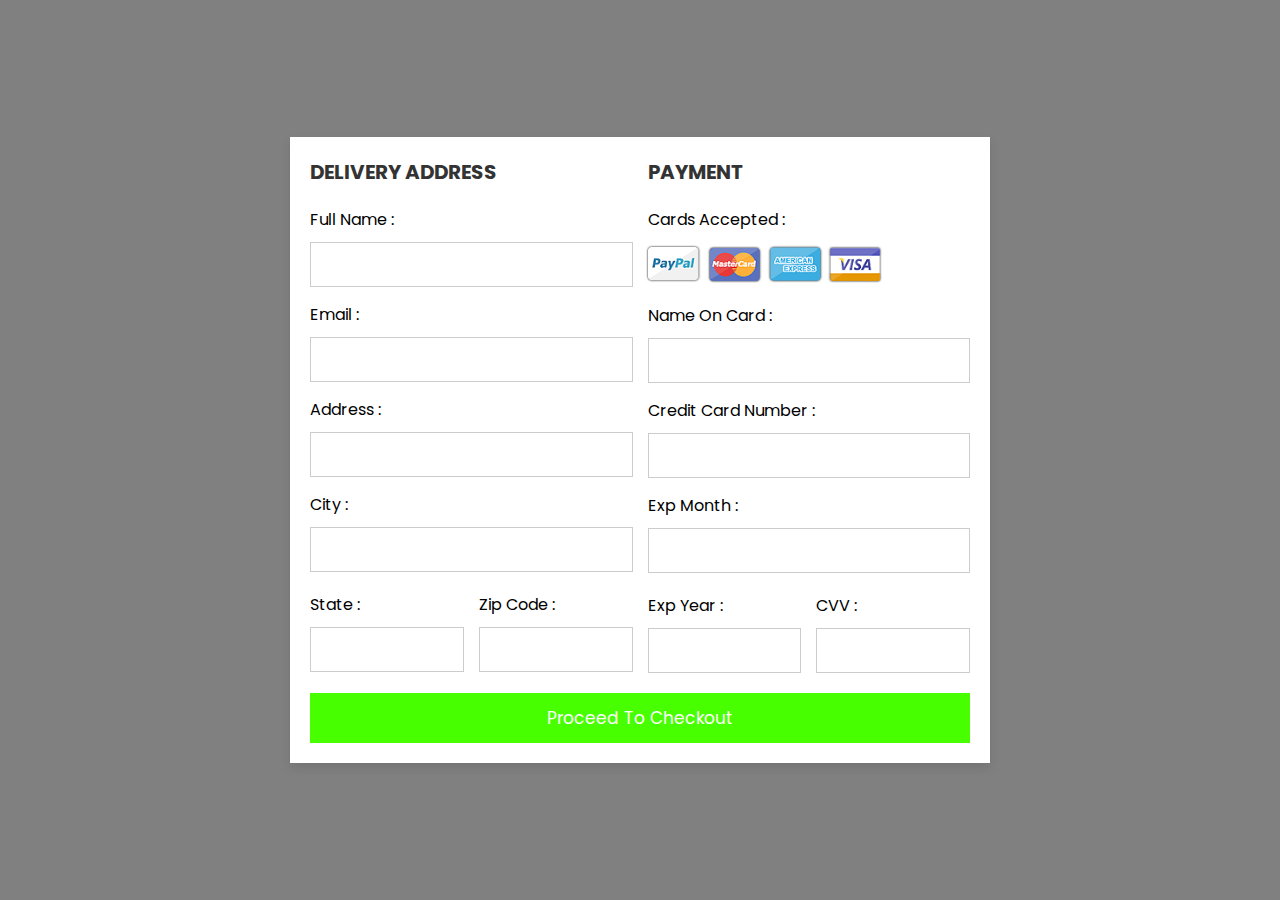
<file: smallbasket/payment gateway/payment.html>
<!DOCTYPE html>
<html lang="en">
<head>
    <meta charset="UTF-8">
    <meta http-equiv="X-UA-Compatible" content="IE=edge">
    <meta name="viewport" content="width=device-width, initial-scale=1.0">
    <title>Payment</title>

    <!-- custom css file link  -->
    <link rel="stylesheet" href="payment.css">

</head>
<body>

<div class="container">

    <form action="">

        <div class="row">

            <div class="col">

                <h3 class="title">Delivery address</h3>

                <div class="inputBox">
                    <span>full name :</span>
                    <input type="text" placeholder="">
                </div>
                <div class="inputBox">
                    <span>email :</span>
                    <input type="email" placeholder="">
                </div>
                <div class="inputBox">
                    <span>address :</span>
                    <input type="text" placeholder="">
                </div>
                <div class="inputBox">
                    <span>city :</span>
                    <input type="text" placeholder="">
                </div>

                <div class="flex">
                    <div class="inputBox">
                        <span>state :</span>
                        <input type="text" placeholder="">
                    </div>
                    <div class="inputBox">
                        <span>zip code :</span>
                        <input type="text" placeholder="">
                    </div>
                </div>

            </div>

            <div class="col">

                <h3 class="title">payment</h3>

                <div class="inputBox">
                    <span>cards accepted :</span>
                    <img src="images/card_img.png" alt="">
                </div>
                <div class="inputBox">
                    <span>name on card :</span>
                    <input type="text" placeholder="">
                </div>
                <div class="inputBox">
                    <span>credit card number :</span>
                    <input type="number" placeholder="">
                </div>
                <div class="inputBox">
                    <span>exp month :</span>
                    <input type="text" placeholder="">
                </div>

                <div class="flex">
                    <div class="inputBox">
                        <span>exp year :</span>
                        <input type="number" placeholder="">
                    </div>
                    <div class="inputBox">
                        <span>CVV :</span>
                        <input type="text" placeholder="">
                    </div>
                </div>

            </div>

        </div>

        <input type="submit" value="proceed to checkout" class="submit-btn">

    </form>

</div>

</body>
</html>
</file>
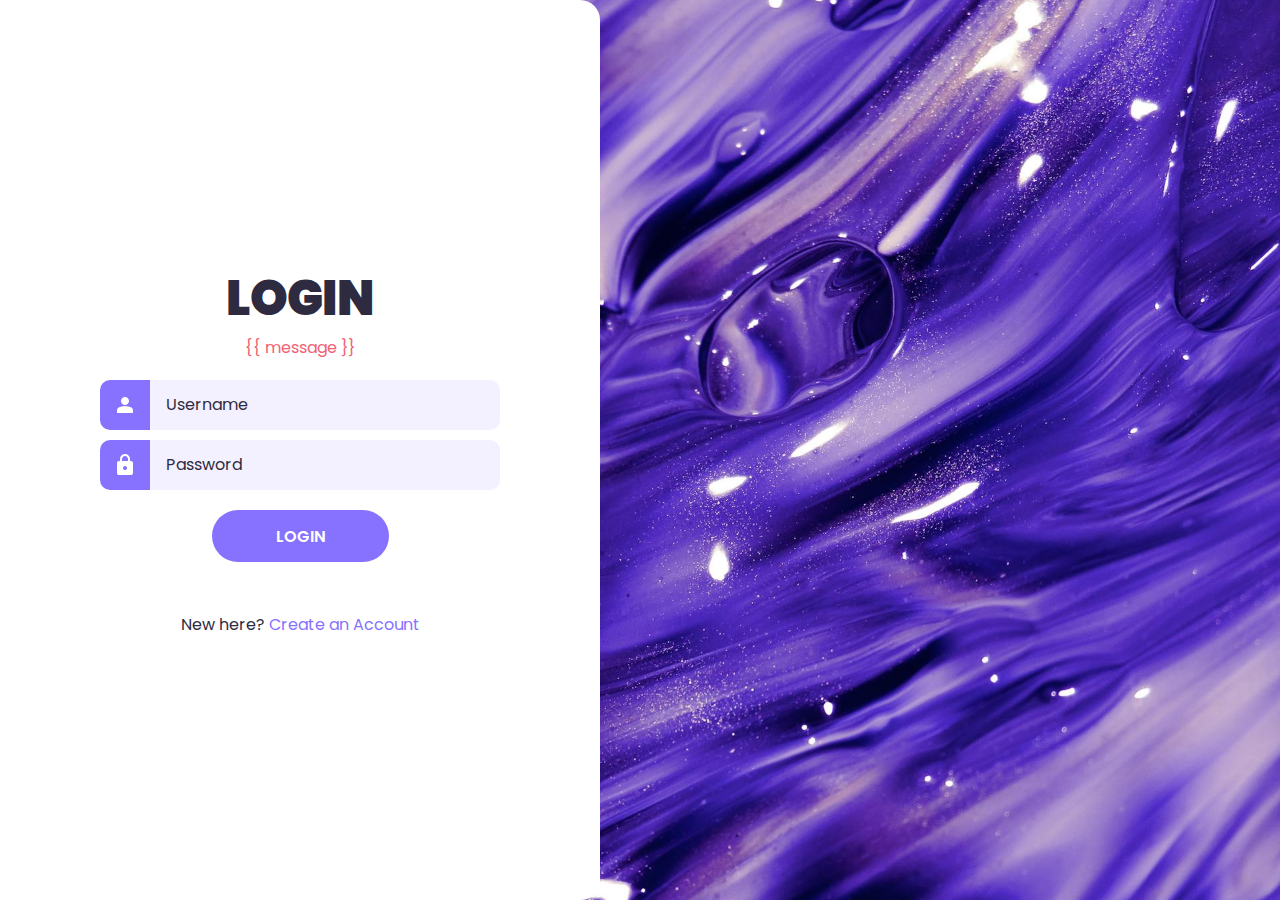
<file: smallbasket/signup css/login.html>
<!DOCTYPE html>
<html lang="en">
<head>
  <meta charset="UTF-8">
  <meta name="viewport" content="width=device-width, initial-scale=1.0">
  <title>Login</title>
  <link rel="stylesheet" href="style.css">
  <script type="text/javascript" src="validation.js" defer></script>
</head>
<body>
  <div class="wrapper">
    <h1>Login</h1>
    <p id="error-message">{{ message }}</p>
    <form id="form" method="POST" action="/login">  <!-- POST form data to /login -->
      <div>
        <label for="firstname-input">
          <svg xmlns="http://www.w3.org/2000/svg" height="24" viewBox="0 -960 960 960" width="24"><path d="M480-480q-66 0-113-47t-47-113q0-66 47-113t113-47q66 0 113 47t47 113q0 66-47 113t-113 47ZM160-160v-112q0-34 17.5-62.5T224-378q62-31 126-46.5T480-440q66 0 130 15.5T736-378q29 15 46.5 43.5T800-272v112H160Z"/></svg>
        </label>
        <input type="text" name="firstname" id="firstname-input" placeholder="Username" required>
      </div>
      <div>
        <label for="password-input">
          <svg xmlns="http://www.w3.org/2000/svg" height="24" viewBox="0 -960 960 960" width="24"><path d="M240-80q-33 0-56.5-23.5T160-160v-400q0-33 23.5-56.5T240-640h40v-80q0-83 58.5-141.5T480-920q83 0 141.5 58.5T680-720v80h40q33 0 56.5 23.5T800-560v400q0 33-23.5 56.5T720-80H240Zm240-200q33 0 56.5-23.5T560-360q0-33-23.5-56.5T480-440q-33 0-56.5 23.5T400-360q0 33 23.5 56.5T480-280ZM360-640h240v-80q0-50-35-85t-85-35q-50 0-85 35t-35 85v80Z"/></svg>
        </label>
        <input type="password" name="password" id="password-input" placeholder="Password" required>
      </div>
      <button type="submit">Login</button>
    </form>
    <p>New here? <a href="signup.html">Create an Account</a></p>
  </div>
</body>
</html>
</file>
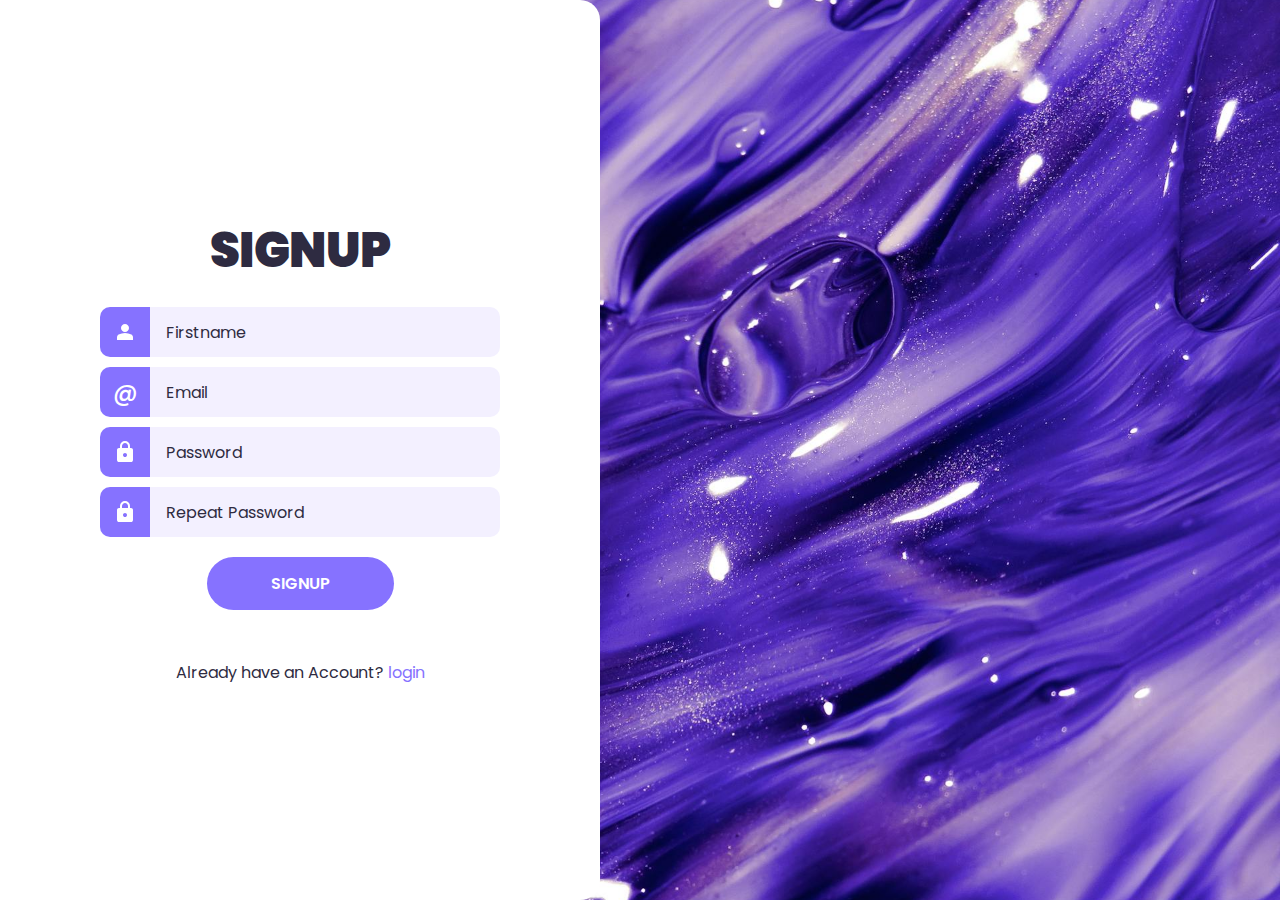
<file: smallbasket/signup css/signup.html>
<!DOCTYPE html>
<html lang="en">
<head>
  <meta charset="UTF-8">
  <meta name="viewport" content="width=device-width, initial-scale=1.0">
  <title>Signup</title>
  <link rel="stylesheet" href="style.css">
  <script type="text/javascript" src="validation.js" defer></script>
</head>
<body>
  <div class="wrapper">
    <h1>Signup</h1>
    <p id="error-message"></p>
    <form id="form">
      <div>
        <label for="firstname-input">
          <svg xmlns="http://www.w3.org/2000/svg" height="24" viewBox="0 -960 960 960" width="24"><path d="M480-480q-66 0-113-47t-47-113q0-66 47-113t113-47q66 0 113 47t47 113q0 66-47 113t-113 47ZM160-160v-112q0-34 17.5-62.5T224-378q62-31 126-46.5T480-440q66 0 130 15.5T736-378q29 15 46.5 43.5T800-272v112H160Z"/></svg>
        </label>
        <input type="text" name="firstname" id="firstname-input" placeholder="Firstname">
      </div>
      <div>
        <label for="email-input">
          <span>@</span>
        </label>
        <input type="email" name="email" id="email-input" placeholder="Email">
      </div>
      <div>
        <label for="password-input">
          <svg xmlns="http://www.w3.org/2000/svg" height="24" viewBox="0 -960 960 960" width="24"><path d="M240-80q-33 0-56.5-23.5T160-160v-400q0-33 23.5-56.5T240-640h40v-80q0-83 58.5-141.5T480-920q83 0 141.5 58.5T680-720v80h40q33 0 56.5 23.5T800-560v400q0 33-23.5 56.5T720-80H240Zm240-200q33 0 56.5-23.5T560-360q0-33-23.5-56.5T480-440q-33 0-56.5 23.5T400-360q0 33 23.5 56.5T480-280ZM360-640h240v-80q0-50-35-85t-85-35q-50 0-85 35t-35 85v80Z"/></svg>
        </label>
        <input type="password" name="password" id="password-input" placeholder="Password">
      </div>
      <div>
        <label for="repeat-password-input">
          <svg xmlns="http://www.w3.org/2000/svg" height="24" viewBox="0 -960 960 960" width="24"><path d="M240-80q-33 0-56.5-23.5T160-160v-400q0-33 23.5-56.5T240-640h40v-80q0-83 58.5-141.5T480-920q83 0 141.5 58.5T680-720v80h40q33 0 56.5 23.5T800-560v400q0 33-23.5 56.5T720-80H240Zm240-200q33 0 56.5-23.5T560-360q0-33-23.5-56.5T480-440q-33 0-56.5 23.5T400-360q0 33 23.5 56.5T480-280ZM360-640h240v-80q0-50-35-85t-85-35q-50 0-85 35t-35 85v80Z"/></svg>
        </label>
        <input type="password" name="repeat-password" id="repeat-password-input" placeholder="Repeat Password">
      </div>
      <button type="submit">Signup</button>
    </form>
    <p>Already have an Account? <a href="login.html">login</a> </p>
  </div>
</body>
</html>
</file>
<file: smallbasket/payment gateway/payment.css>
@import url('https://fonts.googleapis.com/css2?family=Poppins:wght@100;300;400;500;600&display=swap');

*{
  font-family: 'Poppins', sans-serif;
  margin:0; padding:0;
  box-sizing: border-box;
  outline: none; border:none;
  text-transform: capitalize;
  transition: all .2s linear;
}

.container{
  display: flex;
  justify-content: center;
  align-items: center;
  padding:25px;
  min-height: 100vh;
  background: rgb(128,128,128);
}

.container form{
  padding:20px;
  width:700px;
  background: #fff;
  box-shadow: 0 5px 10px rgba(0,0,0,.1);
}

.container form .row{
  display: flex;
  flex-wrap: wrap;
  gap:15px;
}

.container form .row .col{
  flex:1 1 250px;
}

.container form .row .col .title{
  font-size: 20px;
  color:#333;
  padding-bottom: 5px;
  text-transform: uppercase;
}

.container form .row .col .inputBox{
  margin:15px 0;
}

.container form .row .col .inputBox span{
  margin-bottom: 10px;
  display: block;
}

.container form .row .col .inputBox input{
  width: 100%;
  border:1px solid #ccc;
  padding:10px 15px;
  font-size: 15px;
  text-transform: none;
}

.container form .row .col .inputBox input:focus{
  border:1px solid #000;
}

.container form .row .col .flex{
  display: flex;
  gap:15px;
}

.container form .row .col .flex .inputBox{
  margin-top: 5px;
}

.container form .row .col .inputBox img{
  height: 34px;
  margin-top: 5px;
  filter: drop-shadow(0 0 1px #000);
}

.container form .submit-btn{
  width: 100%;
  padding:12px;
  font-size: 17px;
  background: #48ff00;
  color:#fff;
  margin-top: 5px;
  cursor: pointer;
}

.container form .submit-btn:hover{
  background: #48ff00;
}
</file>
<file: smallbasket/signup css/style.css>
@import url('https://fonts.googleapis.com/css2?family=Poppins:ital,wght@0,100;0,200;0,300;0,400;0,500;0,600;0,700;0,800;0,900;1,100;1,200;1,300;1,400;1,500;1,600;1,700;1,800;1,900&display=swap');
:root{
  --accent-color: #8672FF;
  --base-color: white;
  --text-color: #2E2B41;
  --input-color: #F3F0FF;
}
*{
  margin: 0;
  padding: 0;
}
html{
  font-family: Poppins, Segoe UI, sans-serif;
  font-size: 12pt;
  color: var(--text-color);
  text-align: center;
}
body{
  min-height: 100vh;
  background-image: url(background.jpg);
  background-size: cover;
  background-position: right;
  overflow: hidden;
}
.wrapper{
  box-sizing: border-box;
  background-color: var(--base-color);
  height: 100vh;
  width: max(40%, 600px);
  padding: 10px;
  border-radius: 0 20px 20px 0;
  display: flex;
  flex-direction: column;
  align-items: center;
  justify-content: center;
}
h1{
  font-size: 3rem;
  font-weight: 900;
  text-transform: uppercase;
}
form{
  width: min(400px, 100%);
  margin-top: 20px;
  margin-bottom: 50px;
  display: flex;
  flex-direction: column;
  align-items: center;
  gap: 10px;
}
form > div{
  width: 100%;
  display: flex;
  justify-content: center;
}
form label{
  flex-shrink: 0;
  height: 50px;
  width: 50px;
  background-color: var(--accent-color);
  fill: var(--base-color);
  color: var(--base-color);
  border-radius: 10px 0 0 10px;
  display: flex;
  justify-content: center;
  align-items: center;
  font-size: 1.5rem;
  font-weight: 500;
}
form input{
  box-sizing: border-box;
  flex-grow: 1;
  min-width: 0;
  height: 50px;
  padding: 1em;
  font: inherit;
  border-radius: 0 10px 10px 0;
  border: 2px solid var(--input-color);
  border-left: none;
  background-color: var(--input-color);
  transition: 150ms ease;
}
form input:hover{
  border-color: var(--accent-color);
}
form input:focus{
  outline: none;
  border-color: var(--text-color);
}
div:has(input:focus) > label{
  background-color: var(--text-color);
}
form input::placeholder{
  color: var(--text-color);
}
form button{
  margin-top: 10px;
  border: none;
  border-radius: 1000px;
  padding: .85em 4em;
  background-color: var(--accent-color);
  color: var(--base-color);
  font: inherit;
  font-weight: 600;
  text-transform: uppercase;
  cursor: pointer;
  transition: 150ms ease;
}
form button:hover{
  background-color: var(--text-color);
}
form button:focus{
  outline: none;
  background-color: var(--text-color);
}
a{
  text-decoration: none;
  color: var(--accent-color);
}
a:hover{
  text-decoration: underline;
}
@media(max-width: 1100px){
  .wrapper{
    width: min(600px, 100%);
    border-radius: 0;
  }
}
form div.incorrect label{
  background-color: #f06272;
}
form div.incorrect input{
  border-color: #f06272;
}
#error-message{
  color:#f06272;
}
</file>
